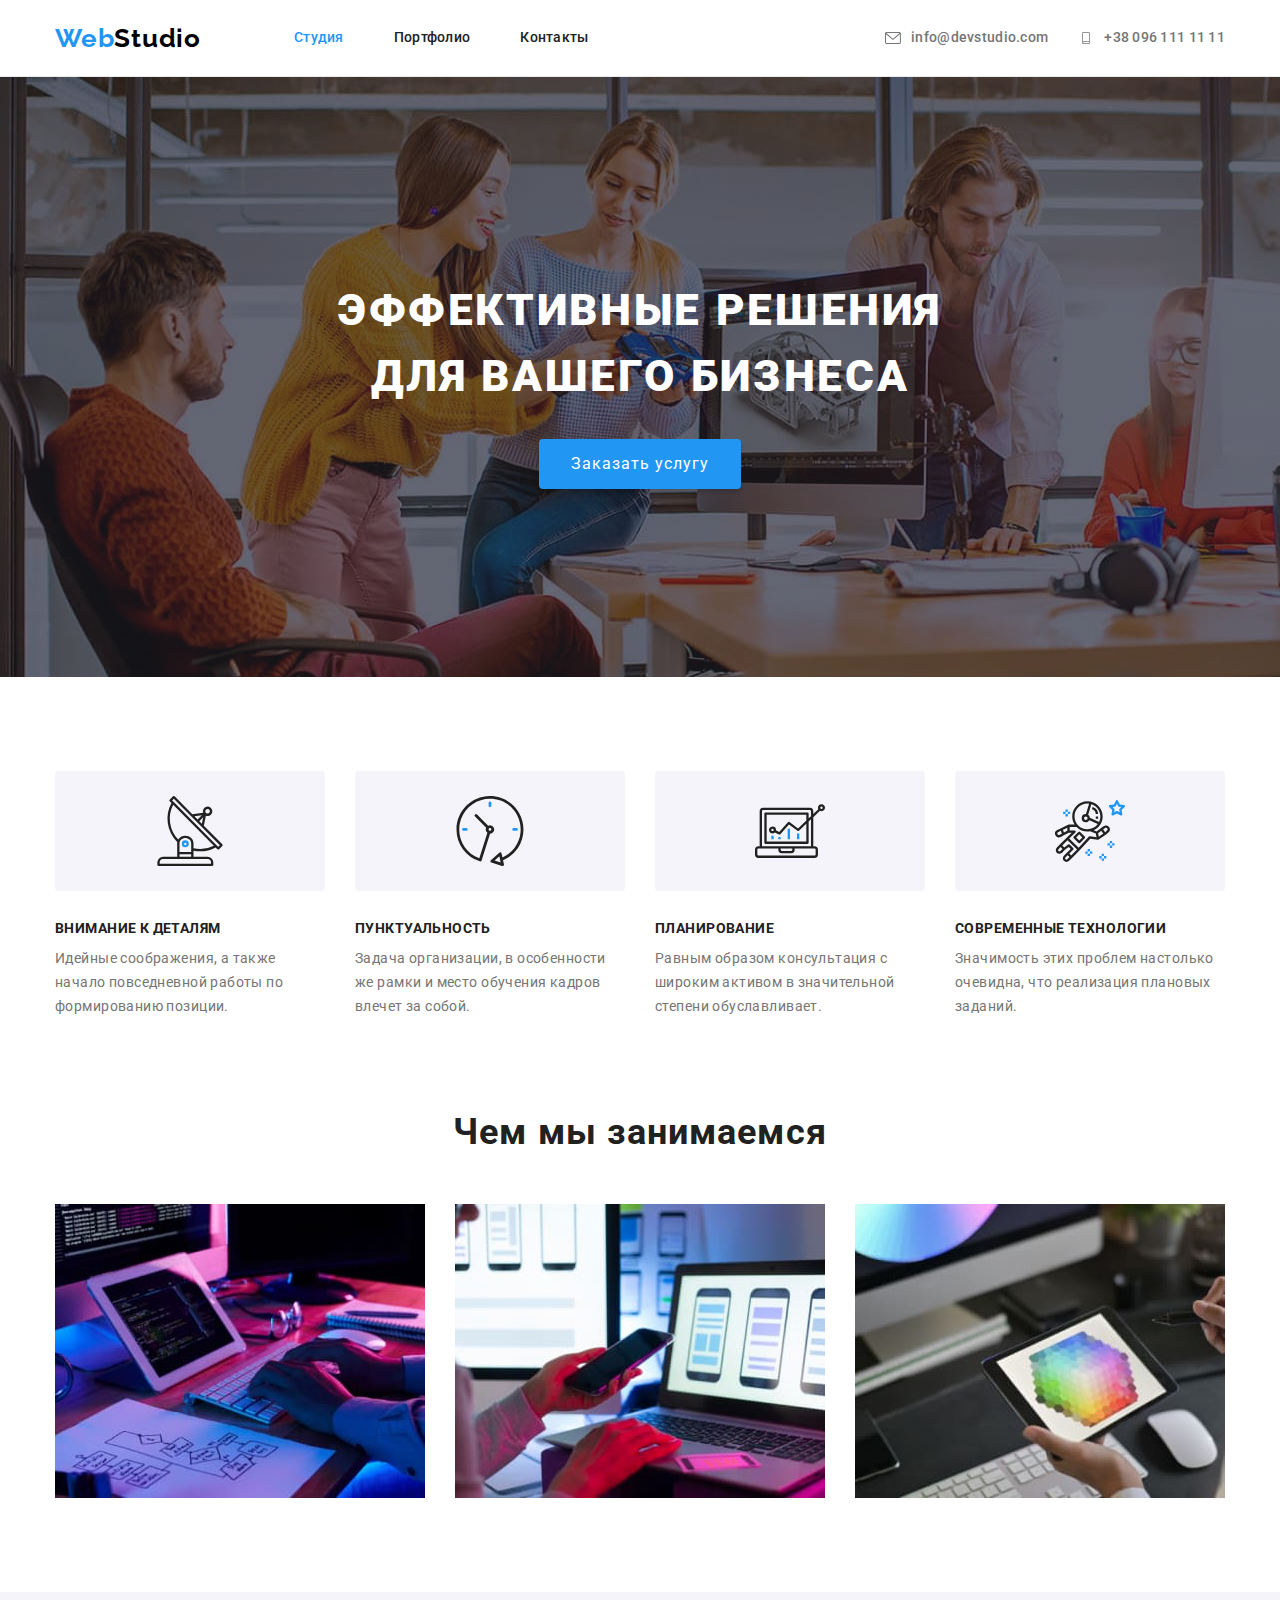
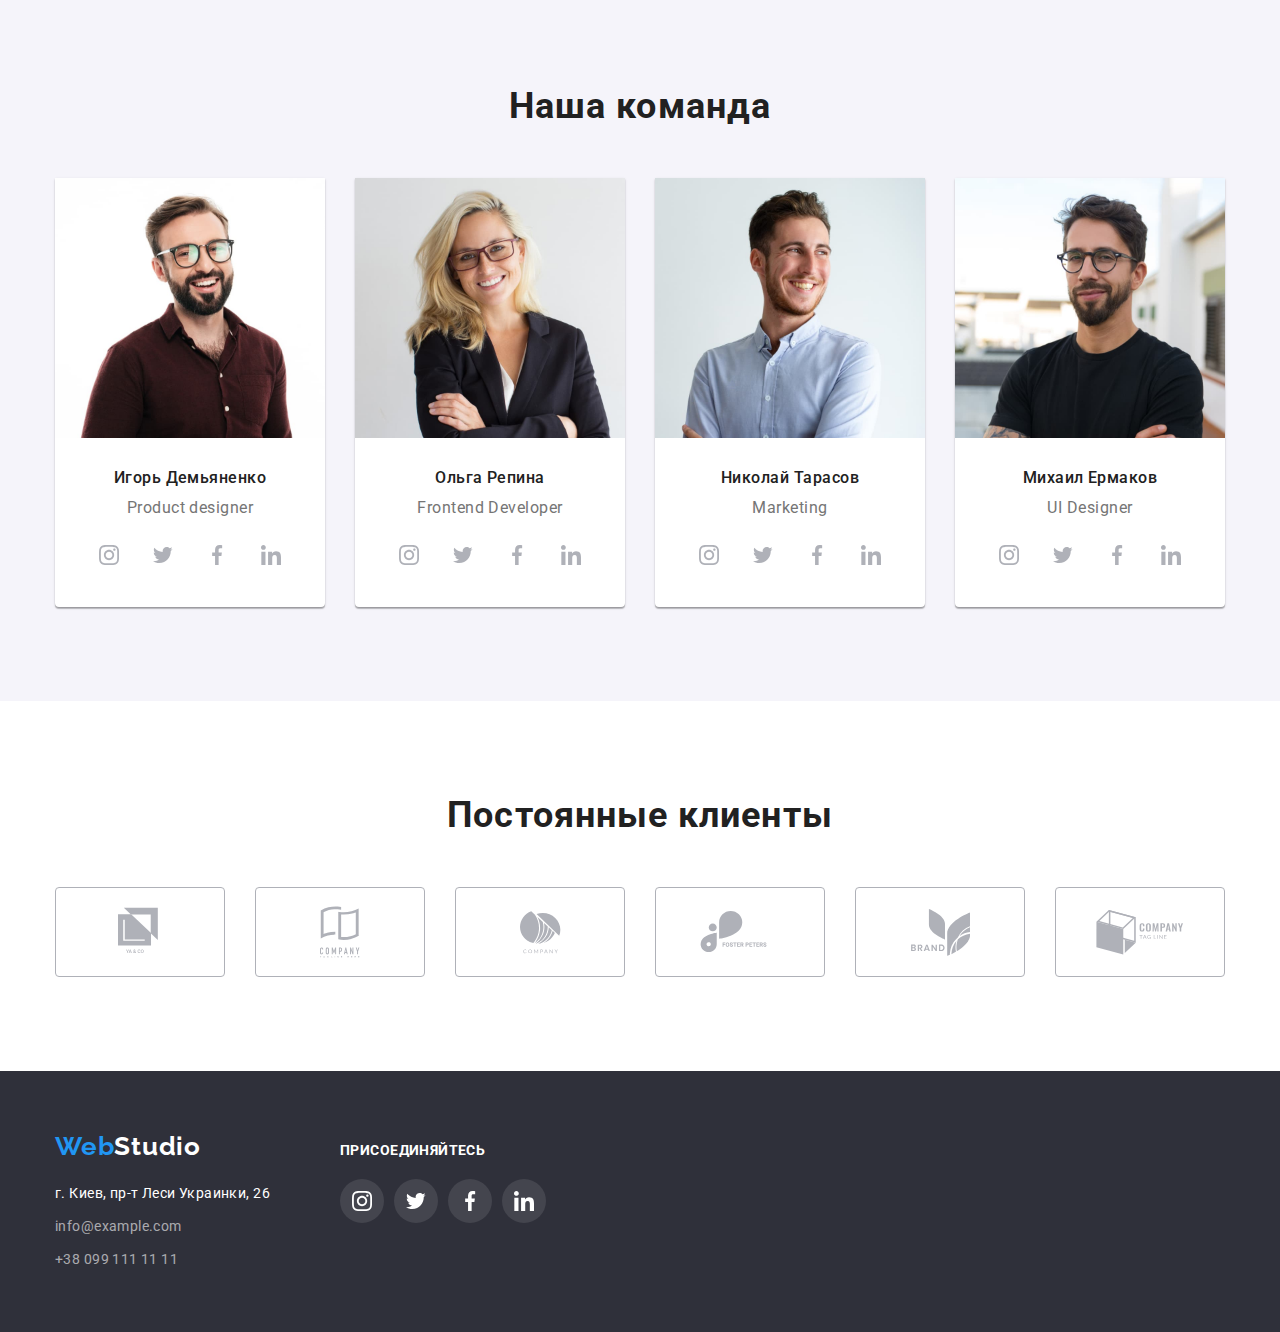
<file: index.html>
<!DOCTYPE html>
<html lang="ru">
	<head>
		<meta charset="UTF-8" />
		<meta name="viewport" content="width=device-width, initial-scale=1.0" />
		<title>Document</title>

		<link
			href="https://fonts.googleapis.com/css2?family=Raleway&family=Roboto:wght@400;500;700;900&display=fallback"
			rel="stylesheet"
		/>
		<link
			rel="stylesheet"
			href="https://cdnjs.cloudflare.com/ajax/libs/modern-normalize/0.7.0/modern-normalize.min.css"
		/>
		<link rel="stylesheet" href="./css/styles.css" />
	</head>
	<body class="page">
		<!-- Навигация -->

		<header class="page-header">
			<div class="container main-nav">
				<nav class="nav">
					<a href="./index.html" class="link logo">
						<span class="logo-web">Web</span><span class="logo-studio">Studio</span></a
					>
					<ul class="site-nav">
						<li class="item"><a href="./index.html" class="link current">Студия</a></li>
						<li class="item"><a href="./portfolio.html" class="link">Портфолио</a></li>
						<li class="item"><a href="" class="link">Контакты</a></li>
					</ul>
				</nav>

				<ul class="contacts">
					<li class="item">
						<a href="mailto:info@devstudio.com" class="contacts-header link">
							<svg class="icon-envelope">
								<use href="./images/symbol-defs.svg#icon-envelope"></use>
							</svg>
							info@devstudio.com</a
						>
					</li>
					<li class="item">
						<a href="tel:+380961111111" class="contacts-header link">
							<svg class="icon-envelope">
								<use href="./images/symbol-defs.svg#icon-smartphone"></use>
							</svg>
							+38 096 111 11 11</a
						>
					</li>
				</ul>
			</div>
		</header>

		<main>
			<!-- Шапка -->

			<section class="hero">
				<div class="container">
					<h1 class="hero-title">Эффективные решения для вашего бизнеса</h1>
					<button type="button" class="hero-button">Заказать услугу</button>
				</div>
			</section>

			<!-- Особенности -->

			<section class="section">
				<div class="container">
					<h2 class="visually-hidden">Особенности</h2>
					<ul class="features">
						<li class="item icon-mark">
							<h3 class="title">Внимание к деталям</h3>
							<p class="text">Идейные соображения, а также начало повседневной работы по формированию позиции.</p>
						</li>
						<li class="item icon-punctuality">
							<h3 class="title">Пунктуальность</h3>
							<p class="text">Задача организации, в особенности же рамки и место обучения кадров влечет за собой.</p>
						</li>
						<li class="item icon-scheduling">
							<h3 class="title">Планирование</h3>
							<p class="text">Равным образом консультация с широким активом в значительной степени обуславливает.</p>
						</li>
						<li class="item icon-technology">
							<h3 class="title">Современные технологии</h3>
							<p class="text">Значимость этих проблем настолько очевидна, что реализация плановых заданий.</p>
						</li>
					</ul>
				</div>
			</section>

			<!-- Чем мы занимаемся -->

			<section class="section work">
				<div class="container">
					<h2 class="section-title">Чем мы занимаемся</h2>
					<ul class="work">
						<li class="item">
							<img src="./images/box1.jpg" alt="Человек работает за компьютером" width="370" />
							<!-- <a href="" class="link">Десктопные приложения</a> -->
						</li>
						<li class="item">
							<img src="./images/box2.jpg" alt="Человек разрабатывает мобильное приложение" width="370" />
							<!-- <a href="" class="link">Мобильные приложения</a> -->
						</li>
						<li class="item">
							<img src="./images/box3.jpg" alt="Человек разрабатывает дизайн" width="370" />
							<!-- <a href="" class="link">Дизайнерские решения</a> -->
						</li>
					</ul>
				</div>
			</section>

			<!-- Наша команда -->

			<section class="section staff">
				<div class="container">
					<h2 class="section-title">Наша команда</h2>
					<ul class="staff-list">
						<li class="item">
							<img src="./images/igor.jpg" alt="Мужчина дизайнер" width="270" />
							<div class="staff-content">
								<h3 class="title">Игорь Демьяненко</h3>
								<p class="text">Product designer</p>

								<ul class="social-list">
									<li class="social-item">
										<a href="" aria-label="Instagram" class="social-link">
											<svg class="icon" width="20" height="20">
												<use href="./images/symbol-defs.svg#icon-instagram"></use>
											</svg>
										</a>
									</li>

									<li class="social-item">
										<a href="" aria-label="Twitter" class="social-link">
											<svg class="icon" width="20" height="20">
												<use href="./images/symbol-defs.svg#icon-twitter"></use>
											</svg>
										</a>
									</li>

									<li class="social-item">
										<a href="" aria-label="Facebook" class="social-link">
											<svg class="icon" width="20" height="20">
												<use href="./images/symbol-defs.svg#icon-facebook"></use>
											</svg>
										</a>
									</li>

									<li class="social-item">
										<a href="" aria-label="LinkedIn" class="social-link">
											<svg class="icon" width="20" height="20">
												<use href="./images/symbol-defs.svg#icon-linkedin"></use>
											</svg>
										</a>
									</li>
								</ul>
							</div>
						</li>
						<li class="item">
							<img src="./images/olga.jpg" alt="Женщина разработчица" width="270" />
							<div class="staff-content">
								<h3 class="title">Ольга Репина</h3>
								<p class="text">Frontend Developer</p>
								<ul class="social-list">
									<li class="social-item">
										<a href="" aria-label="Instagram" class="social-link">
											<svg class="icon" width="20" height="20">
												<use href="./images/symbol-defs.svg#icon-instagram"></use>
											</svg>
										</a>
									</li>

									<li class="social-item">
										<a href="" aria-label="Twitter" class="social-link">
											<svg class="icon" width="20" height="20">
												<use href="./images/symbol-defs.svg#icon-twitter"></use>
											</svg>
										</a>
									</li>

									<li class="social-item">
										<a href="" aria-label="Facebook" class="social-link">
											<svg class="icon" width="20" height="20">
												<use href="./images/symbol-defs.svg#icon-facebook"></use>
											</svg>
										</a>
									</li>

									<li class="social-item">
										<a href="" aria-label="LinkedIn" class="social-link">
											<svg class="icon" width="20" height="20">
												<use href="./images/symbol-defs.svg#icon-linkedin"></use>
											</svg>
										</a>
									</li>
								</ul>
							</div>
						</li>
						<li class="item">
							<img src="./images/nikolay.jpg" alt="Мужчина маркетолог" width="270" />
							<div class="staff-content">
								<h3 class="title">Николай Тарасов</h3>
								<p class="text">Marketing</p>
								<ul class="social-list">
									<li class="social-item">
										<a href="" aria-label="Instagram" class="social-link">
											<svg class="icon" width="20" height="20">
												<use href="./images/symbol-defs.svg#icon-instagram"></use>
											</svg>
										</a>
									</li>

									<li class="social-item">
										<a href="" aria-label="Twitter" class="social-link">
											<svg class="icon" width="20" height="20">
												<use href="./images/symbol-defs.svg#icon-twitter"></use>
											</svg>
										</a>
									</li>

									<li class="social-item">
										<a href="" aria-label="Facebook" class="social-link">
											<svg class="icon" width="20" height="20">
												<use href="./images/symbol-defs.svg#icon-facebook"></use>
											</svg>
										</a>
									</li>

									<li class="social-item">
										<a href="" aria-label="LinkedIn" class="social-link">
											<svg class="icon" width="20" height="20">
												<use href="./images/symbol-defs.svg#icon-linkedin"></use>
											</svg>
										</a>
									</li>
								</ul>
							</div>
						</li>
						<li class="item">
							<img src="./images/mikhail.jpg" alt="Мужчина дизайнер" width="270" />
							<div class="staff-content">
								<h3 class="title">Михаил Ермаков</h3>
								<p class="text">UI Designer</p>
								<ul class="social-list">
									<li class="social-item">
										<a href="" aria-label="Instagram" class="social-link">
											<svg class="icon" width="20" height="20">
												<use href="./images/symbol-defs.svg#icon-instagram"></use>
											</svg>
										</a>
									</li>

									<li class="social-item">
										<a href="" aria-label="Twitter" class="social-link">
											<svg class="icon" width="20" height="20">
												<use href="./images/symbol-defs.svg#icon-twitter"></use>
											</svg>
										</a>
									</li>

									<li class="social-item">
										<a href="" aria-label="Facebook" class="social-link">
											<svg class="icon" width="20" height="20">
												<use href="./images/symbol-defs.svg#icon-facebook"></use>
											</svg>
										</a>
									</li>

									<li class="social-item">
										<a href="" aria-label="LinkedIn" class="social-link">
											<svg class="icon" width="20" height="20">
												<use href="./images/symbol-defs.svg#icon-linkedin"></use>
											</svg>
										</a>
									</li>
								</ul>
							</div>
						</li>
					</ul>
				</div>
			</section>

			<!-- Клиенты -->

			<section class="section clients">
				<div class="container">
					<h2 class="section-title">Постоянные клиенты</h2>
					<ul class="clients-list">
						<li class="clients-item">
							<a href="" class="clients-link">
								<svg class="icon" width="44" height="50">
									<use href="./images/symbol-defs.svg#icon-logo1"></use>
								</svg>
							</a>
						</li>
						<li class="clients-item">
							<a href="" class="clients-link">
								<svg class="icon" width="40" height="52">
									<use href="./images/symbol-defs.svg#icon-logo2"></use>
								</svg>
							</a>
						</li>
						<li class="clients-item">
							<a href="" class="clients-link">
								<svg class="icon" width="41" height="53">
									<use href="./images/symbol-defs.svg#icon-logo3"></use>
								</svg>
							</a>
						</li>
						<li class="clients-item">
							<a href="" class="clients-link">
								<svg class="icon" width="80" height="42">
									<use href="./images/symbol-defs.svg#icon-logo4"></use>
								</svg>
							</a>
						</li>
						<li class="clients-item">
							<a href="" class="clients-link">
								<svg class="icon" width="59" height="47">
									<use href="./images/symbol-defs.svg#icon-logo5"></use>
								</svg>
							</a>
						</li>
						<li class="clients-item">
							<a href="" class="clients-link">
								<svg class="icon" width="88" height="45">
									<use href="./images/symbol-defs.svg#icon-logo6"></use>
								</svg>
							</a>
						</li>
					</ul>
				</div>
			</section>
		</main>

		<footer class="page-footer">
			<div class="container footer-container">
				<div class="contacts-container">
					<a href="./index.html" class="link logo">
						<span class="logo-web">Web</span><span class="logo-footer">Studio</span></a
					>
					<address class="address">
						<span class="address-footer">г. Киев, пр-т Леси Украинки, 26</span>
						<a href="mailto:info@example.com" class="contacts-footer link">info@example.com</a>
						<a href="tel:+380991111111" class="contacts-footer link">+38 099 111 11 11</a>
					</address>
				</div>
				<div class="join-container">
					<p class="text-footer">Присоединяйтесь</p>
					<ul class="social-list footer">
						<li class="social-item">
							<a href="" class="social-link">
								<svg class="icon" width="20" height="20">
									<use href="./images/symbol-defs.svg#icon-instagram"></use>
								</svg>
							</a>
						</li>
						<li class="social-item">
							<a href="" class="social-link">
								<svg class="icon" width="20" height="20">
									<use href="./images/symbol-defs.svg#icon-twitter"></use>
								</svg>
							</a>
						</li>
						<li class="social-item">
							<a href="" class="social-link">
								<svg class="icon" width="20" height="20">
									<use href="./images/symbol-defs.svg#icon-facebook"></use>
								</svg>
							</a>
						</li>
						<li class="social-item">
							<a href="" class="social-link">
								<svg class="icon" width="20" height="20">
									<use href="./images/symbol-defs.svg#icon-linkedin"></use>
								</svg>
							</a>
						</li>
					</ul>
				</div>
			</div>
		</footer>
	</body>
</html>
</file>
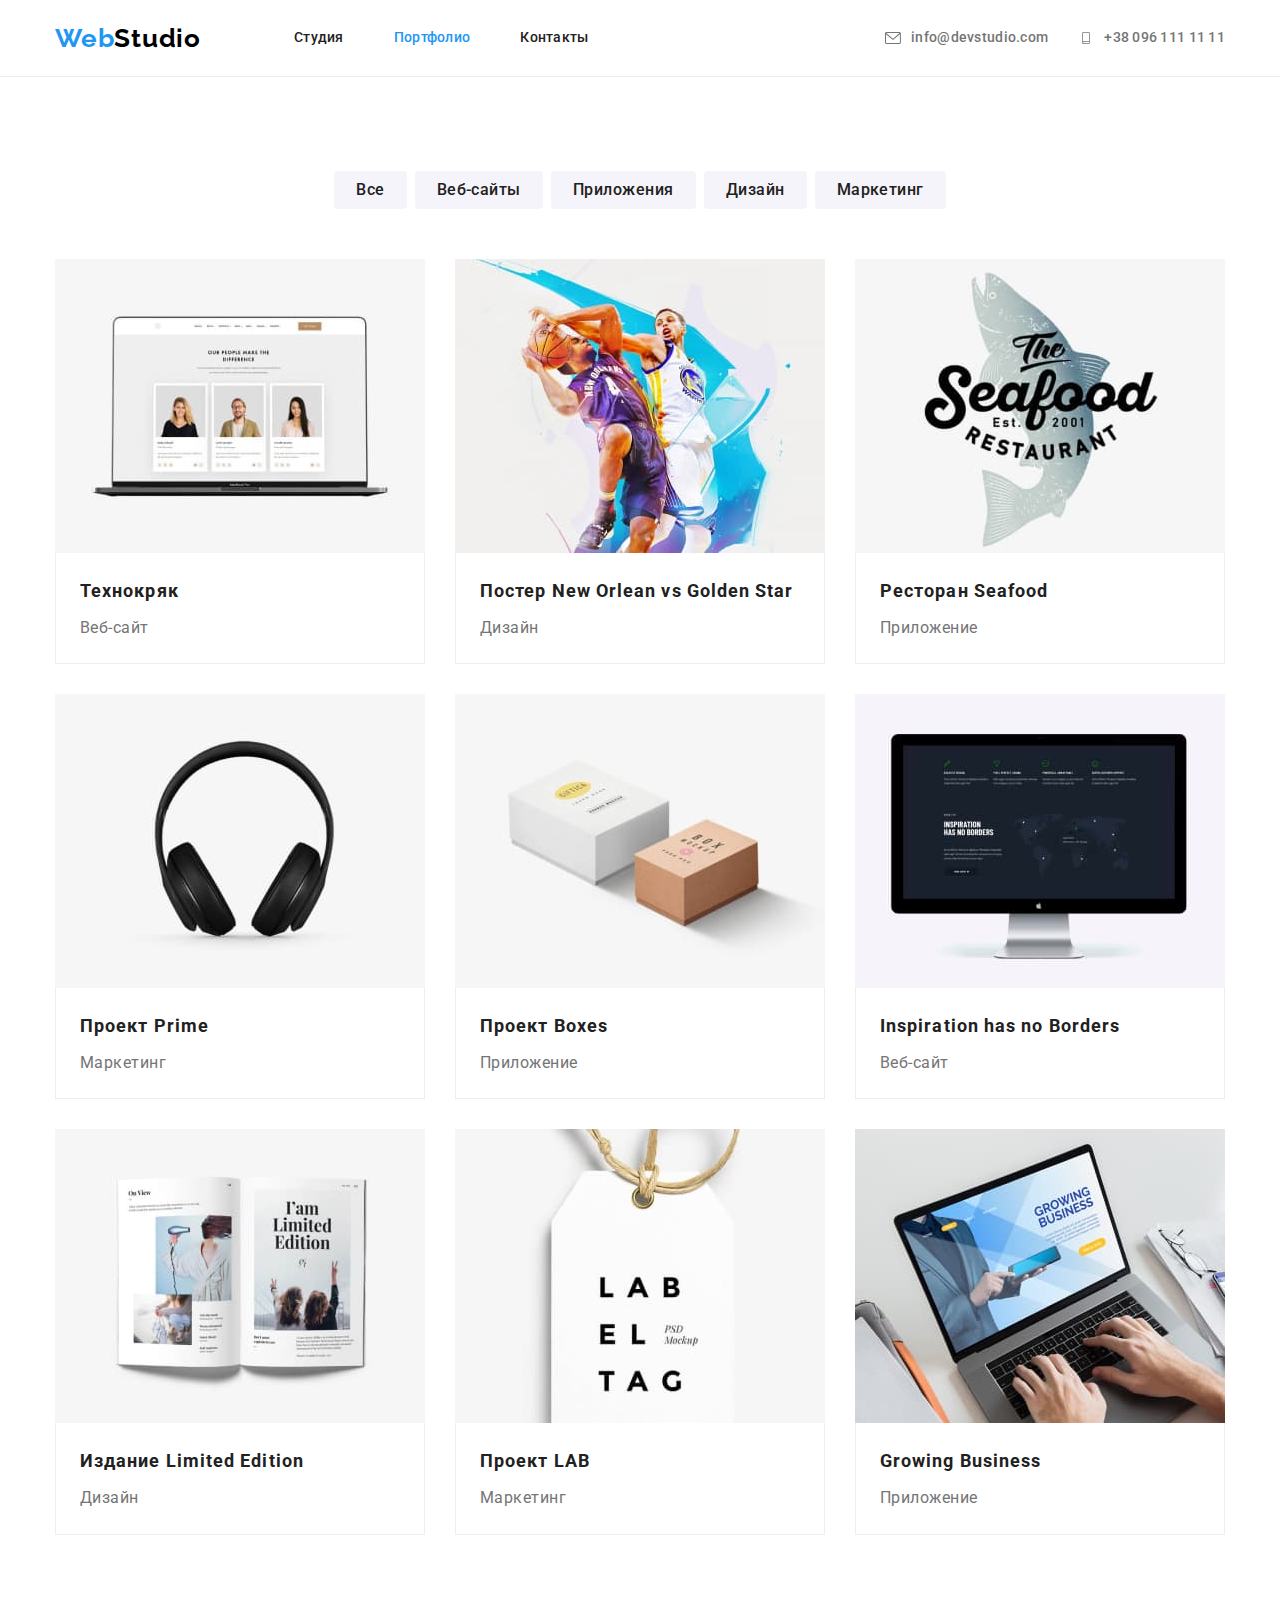
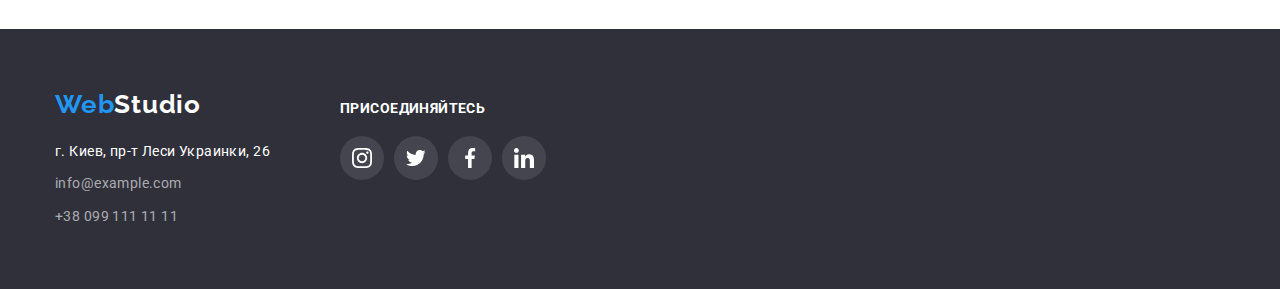
<file: portfolio.html>
<!DOCTYPE html>
<html lang="ru">
	<head>
		<meta charset="UTF-8" />
		<meta name="viewport" content="width=device-width, initial-scale=1.0" />
		<title>Document</title>

		<link
			href="https://fonts.googleapis.com/css2?family=Raleway&family=Roboto:wght@400;500;700;900&display=swap"
			rel="stylesheet"
		/>
		<link
			rel="stylesheet"
			href="https://cdnjs.cloudflare.com/ajax/libs/modern-normalize/0.7.0/modern-normalize.min.css"
		/>
		<link rel="stylesheet" href="./css/styles.css" />
	</head>
	<body>
		<!-- Навигация -->

		<header class="page-header">
			<div class="container main-nav">
				<nav class="nav">
					<a href="./index.html" class="link logo">
						<span class="logo-web">Web</span><span class="logo-studio">Studio</span></a
					>
					<ul class="site-nav">
						<li class="item"><a href="./index.html" class="link">Студия</a></li>
						<li class="item"><a href="./portfolio.html" class="link current">Портфолио</a></li>
						<li class="item"><a href="" class="link">Контакты</a></li>
					</ul>
				</nav>

				<ul class="contacts">
					<li class="item">
						<a href="mailto:info@devstudio.com" class="contacts-header link">
							<svg class="icon-envelope">
								<use href="./images/symbol-defs.svg#icon-envelope"></use>
							</svg>
							info@devstudio.com</a
						>
					</li>
					<li class="item">
						<a href="tel:+380961111111" class="contacts-header link">
							<svg class="icon-envelope">
								<use href="./images/symbol-defs.svg#icon-smartphone"></use>
							</svg>
							+38 096 111 11 11</a
						>
					</li>
				</ul>
			</div>
		</header>
		<main>
			<section class="section">
				<div class="container portfolio">
					<h1 class="visually-hidden">Портфолио</h1>
					<ul class="button-list">
						<li class="button-item"><button type="button" class="portfolio-button">Все</button></li>
						<li class="button-item"><button type="button" class="portfolio-button">Веб-сайты</button></li>
						<li class="button-item"><button type="button" class="portfolio-button">Приложения</button></li>
						<li class="button-item"><button type="button" class="portfolio-button">Дизайн</button></li>
						<li class="button-item"><button type="button" class="portfolio-button">Маркетинг</button></li>
					</ul>
				</div>
				<div class="container">
					<ul class="gallery">
						<li class="item">
							<a href="" class="link">
								<img src="./images/tehnokryak.jpg" alt="" width="370" />
								<div class="gallery-content">
									<h2 class="title">Технокряк</h2>
									<p class="text">Веб-сайт</p>
								</div>
							</a>
						</li>
						<li class="item">
							<a href="" class="link"
								><img src="./images/new-orlean.jpg" alt="" width="370" />
								<div class="gallery-content">
									<h2 class="title">Постер New Orlean vs Golden Star</h2>
									<p class="text">Дизайн</p>
								</div>
							</a>
						</li>
						<li class="item">
							<a href="" class="link"
								><img src="./images/seafood.jpg" alt="" width="370" />
								<div class="gallery-content">
									<h2 class="title">Ресторан Seafood</h2>
									<p class="text">Приложение</p>
								</div>
							</a>
						</li>
						<li class="item">
							<a href="" class="link"
								><img src="./images/prime.jpg" alt="" width="370" />
								<div class="gallery-content">
									<h2 class="title">Проект Prime</h2>
									<p class="text">Маркетинг</p>
								</div>
							</a>
						</li>
						<li class="item">
							<a href="" class="link"
								><img src="./images/boxes.jpg" alt="" width="370" />
								<div class="gallery-content">
									<h2 class="title">Проект Boxes</h2>
									<p class="text">Приложение</p>
								</div>
							</a>
						</li>
						<li class="item">
							<a href="" class="link"
								><img src="./images/inspiration.jpg" alt="" width="370" />
								<div class="gallery-content">
									<h2 class="title">Inspiration has no Borders</h2>
									<p class="text">Веб-сайт</p>
								</div>
							</a>
						</li>
						<li class="item">
							<a href="" class="link"
								><img src="./images/limited.jpg" alt="" width="370" />
								<div class="gallery-content">
									<h2 class="title">Издание Limited Edition</h2>
									<p class="text">Дизайн</p>
								</div>
							</a>
						</li>
						<li class="item">
							<a href="" class="link"
								><img src="./images/lab.jpg" alt="" width="370" />
								<div class="gallery-content">
									<h2 class="title">Проект LAB</h2>
									<p class="text">Маркетинг</p>
								</div>
							</a>
						</li>
						<li class="item">
							<a href="" class="link"
								><img src="./images/business.jpg" alt="" width="370" />
								<div class="gallery-content">
									<h2 class="title">Growing Business</h2>
									<p class="text">Приложение</p>
								</div>
							</a>
						</li>
					</ul>
				</div>
			</section>
		</main>
		<footer class="page-footer">
			<div class="container footer-container">
				<div class="contacts-container">
					<a href="./index.html" class="link logo">
						<span class="logo-web">Web</span><span class="logo-footer">Studio</span></a
					>
					<address class="address">
						<span class="address-footer">г. Киев, пр-т Леси Украинки, 26</span>
						<a href="mailto:info@example.com" class="contacts-footer link">info@example.com</a>
						<a href="tel:+380991111111" class="contacts-footer link">+38 099 111 11 11</a>
					</address>
				</div>
				<div class="join-container">
					<p class="text-footer">Присоединяйтесь</p>
					<ul class="social-list">
						<li class="social-item">
							<a href="" class="social-link">
								<svg class="icon" width="20" height="20">
									<use href="./images/symbol-defs.svg#icon-instagram"></use>
								</svg>
							</a>
						</li>
						<li class="social-item">
							<a href="" class="social-link">
								<svg class="icon" width="20" height="20">
									<use href="./images/symbol-defs.svg#icon-twitter"></use>
								</svg>
							</a>
						</li>
						<li class="social-item">
							<a href="" class="social-link">
								<svg class="icon" width="20" height="20">
									<use href="./images/symbol-defs.svg#icon-facebook"></use>
								</svg>
							</a>
						</li>
						<li class="social-item">
							<a href="" class="social-link">
								<svg class="icon" width="20" height="20">
									<use href="./images/symbol-defs.svg#icon-linkedin"></use>
								</svg>
							</a>
						</li>
					</ul>
				</div>
			</div>
		</footer>
	</body>
</html>
</file>
<file: css/styles.css>
:root {
	--primary-text-color: #757575;
	--title-text-color: #212121;
	--accent-color: #2196f3;
	--text-white: #ffffff;
	--bg-secondary: #f5f4fa;
}

body {
	font-family: "Roboto", sans-serif;
	background-color: var(--text-white);
	color: var(--primary-text-color);
}

/* Common */

img {
	display: block;
	min-width: 100%;
	height: auto;
}

.visually-hidden {
	position: absolute;
	width: 1px;
	height: 1px;
	margin: -1px;
	border: 0;
	padding: 0;
	clip: rect(0 0 0 0);
	clip-path: inset(50%);
	overflow: hidden;
	white-space: nowrap;
}

ul {
	list-style: none;
	margin: 0;
	padding: 0;
}

.link {
	text-decoration: none;
}

.container {
	width: 1200px;
	padding-left: 15px;
	padding-right: 15px;
	margin-left: auto;
	margin-right: auto;
}

.section {
	padding-top: 94px;
	padding-bottom: 94px;
}

/* .section .item + .item {
	margin-left: 30px;
} */

.section-title {
	margin-top: 0;
	margin-bottom: 50px;

	color: var(--title-text-color);
	font-weight: 700;
	font-size: 36px;
	line-height: 1.16;
	text-align: center;
	letter-spacing: 0.03em;
}

.title {
	margin: 0;
	margin-bottom: 10px;

	color: var(--title-text-color);
}

.text {
	margin: 0;
	color: var(--primary-text-color);
}

/* Site nav */

.page-header {
	border-bottom: 1px solid #ececec;
}

/* Logo */

.logo {
	font-family: "Raleway", sans-serif;
	font-weight: 700;
	font-size: 26px;
	line-height: 1.19;
	letter-spacing: 0.03em;
}

.logo-web {
	color: var(--accent-color);
}

.logo-studio {
	color: #000000;
}

/* main nav */

.main-nav {
	display: flex;
	align-items: center;
}

.nav {
	display: flex;
	align-items: center;
}

.site-nav {
	display: flex;
	margin-left: 93px;
}

.site-nav .item + .item {
	margin-left: 50px;
}

/* .site-nav .item:not(:last-child) {
	margin-right: 50px;
} */

/* .site-nav .item {
	margin-right: 50px;
}

.site-nav .item:last-child {
	margin: 0;
} */

.site-nav .link {
	display: block;
	padding-top: 30px;
	padding-bottom: 30px;

	color: var(--title-text-color);
	font-weight: 500;
	font-size: 14px;
	line-height: 1.14;
	letter-spacing: 0.02em;
}

.site-nav .link:hover,
.site-nav .link:focus {
	color: var(--accent-color);
}

.site-nav .link.current {
	color: var(--accent-color);
}

/* contacts */

.contacts {
	display: flex;
	margin-left: auto;
}

.contacts .item + .item {
	margin-left: 30px;
}

.contacts-header {
	display: flex;

	font-weight: 500;
	font-size: 14px;
	line-height: 1.14;
	letter-spacing: 0.02em;
	color: var(--primary-text-color);
}

.contacts-header:hover,
.contacts-header:focus {
	color: var(--accent-color);
}

.icon-envelope {
	width: 16px;
	height: 12px;
	margin-right: 10px;
	align-self: center;
	fill: currentColor;
}

.icon-smartphone {
	width: 16px;
	height: 12px;
	margin-right: 10px;
	align-self: center;
	fill: currentColor;
}

/* HERO */

.hero {
	max-width: 1600px;
	height: 600px;
	margin-left: auto;
	margin-right: auto;

	background-color: #2f303a;
	text-align: center;
	background-image: linear-gradient(to right, rgba(47, 48, 58, 0.4), rgba(47, 48, 58, 0.4)), url("../images/hero.jpg");
	background-repeat: no-repeat;
	background-size: cover;
}

.hero > .container {
	max-width: 700px;
}

.hero-title {
	color: var(--text-white);
	margin-top: 0;
	margin-bottom: 30px;
	padding-top: 200px;
	font-weight: 900;
	font-size: 44px;
	line-height: 1.5;
	letter-spacing: 0.06em;
	text-transform: uppercase;
}

.hero-button {
	border: none;
	box-shadow: 0px 4px 4px rgba(0, 0, 0, 0.15);
	border-radius: 4px;
	padding: 10px 32px;
	min-width: 200px;

	background-color: var(--accent-color);
	color: var(--text-white);
	font-size: 16px;
	line-height: 1.9;
	text-align: center;
	letter-spacing: 0.06em;
	cursor: pointer;
	outline: none;
}

.hero-button:hover {
	background: #188ce8;
	box-shadow: 0px 4px 4px rgba(0, 0, 0, 0.15);
	border-radius: 4px;
}

/* Features */

.features {
	display: flex;
	flex-wrap: wrap;
}

.features .title {
	color: var(--title-text-color);
	font-weight: 700;
	font-size: 14px;
	line-height: 1.14;
	letter-spacing: 0.03em;
	text-transform: uppercase;
}
.features .text {
	font-weight: 400;
	font-size: 14px;
	line-height: 1.7;
	letter-spacing: 0.03em;
}

.features .item {
	flex-basis: calc((100% - 3 * 30px) / 4);
}

.features .item:not(:last-child) {
	margin-right: 30px;
}

.features > .item::before {
	content: "";
	display: block;
	height: 120px;
	margin-bottom: 30px;
	border-radius: 4px;
	background-repeat: no-repeat;
	background-size: 70px 70px;
	background-position: center;
	background-color: var(--bg-secondary);
}

.icon-mark::before {
	background-image: url(../images/antenna.svg);
}

.icon-punctuality::before {
	background-image: url(../images/clock.svg);
}

.icon-scheduling::before {
	background-image: url(../images/diagram.svg);
}

.icon-technology::before {
	background-image: url(../images/astronaut.svg);
}

/* Work */

.section.work {
	padding-top: 0;
}

.work {
	display: flex;
}

.work .item {
	flex-basis: calc((100% - 2 * 30px) / 3);
}

.work .item:not(:last-child) {
	margin-right: 30px;
}

/* STAFF */

.section.staff {
	flex-wrap: wrap;
	background-color: var(--bg-secondary);
}

.staff-list {
	display: flex;
}

.staff-list .item {
	flex-basis: calc((100% - 3 * 30px) / 4);
	box-shadow: 0px 1px 3px rgba(0, 0, 0, 0.12), 0px 1px 1px rgba(0, 0, 0, 0.14), 0px 2px 1px rgba(0, 0, 0, 0.2);
	border-radius: 0px 0px 4px 4px;
	background-color: var(--text-white);
}

.staff-list .item:not(:last-child) {
	margin-right: 30px;
}

.staff-content {
	padding-top: 30px;
	padding-bottom: 30px;
}

.staff-list .title {
	color: var(--title-text-color);
	font-weight: 500;
	font-size: 16px;
	line-height: 1.3;
	text-align: center;
	letter-spacing: 0.03em;
}

.staff-list .text {
	margin-bottom: 16px;
	font-weight: 400;
	font-size: 16px;
	line-height: 1.18;
	text-align: center;
	letter-spacing: 0.03em;
}

.staff-list .social-list {
	display: flex;
	justify-content: center;
}

.staff-list .social-link {
	display: inline-flex;
	justify-content: center;
	align-items: center;
	background-color: var(--text-white);
	border-radius: 50%;
	width: 44px;
	height: 44px;
}

.staff-list .social-link:hover {
	background-color: var(--accent-color);
}

.staff-list .icon {
	fill: #afb1b8;
}

.social-link:hover .icon {
	fill: var(--text-white);
}

.social-list .social-item:not(:last-child) {
	margin-right: 10px;
}

/* Clients */

.clients-list {
	display: inline-flex;
	flex-wrap: wrap;
}

.clients-item:not(:last-child) {
	margin-right: 30px;
}

.clients-link:hover {
	border: 1px solid var(--accent-color);
	fill: var(--accent-color);
}
.clients-link {
	display: flex;
	justify-content: center;
	align-items: center;
	width: 170px;
	height: 90px;
	border: 1px solid #afb1b8;
	border-radius: 4px;
	fill: #afb1b8;
}

/* Footer */

.page-footer .footer-container {
	display: flex;
	align-items: baseline;
}

.page-footer {
	padding-top: 60px;
	padding-bottom: 60px;
	background-color: #2f303a;
}

.text-footer {
	color: var(--text-white);
	margin: 0;
	margin-bottom: 20px;
	font-weight: bold;
	font-size: 14px;
	line-height: 1.1;
	letter-spacing: 0.03em;
	text-transform: uppercase;
}

.page-footer .logo {
	display: block;
	margin-bottom: 20px;
}

.logo-footer {
	font-weight: 700;
	color: var(--text-white);
}

.address {
	font-style: normal;
	font-weight: 400;
	font-size: 14px;
	line-height: 1.7;
	letter-spacing: 0.03em;
}

.address-footer {
	display: block;
	margin-bottom: 9px;

	color: var(--text-white);
}

.contacts-footer {
	display: block;
	color: rgba(255, 255, 255, 0.6);
}

.contacts-footer:not(:last-child) {
	margin-bottom: 9px;
}

.join-container {
	margin-left: 70px;
}

.page-footer .social-list {
	display: flex;
}

.page-footer .social-link {
	display: inline-flex;
	justify-content: center;
	align-items: center;
	background-color: rgba(255, 255, 255, 0.1);
	border-radius: 50%;
	width: 44px;
	height: 44px;
}

.page-footer .social-link:hover {
	background-color: var(--accent-color);
}

.page-footer .icon {
	fill: var(--text-white);
}

.page-footer .social-item:not(:last-child) {
	margin-right: 10px;
}

/* Portfolio */

.button-list {
	display: flex;
	margin-bottom: 50px;
	justify-content: center;
}

.portfolio-button {
	border: none;
	border-radius: 4px;
	padding: 6px 22px;

	background-color: var(--bg-secondary);
	color: var(--title-text-color);
	font-weight: 500;
	font-size: 16px;
	line-height: 1.6;
	letter-spacing: 0.03em;
	cursor: pointer;
}

.button-item:not(:last-child) {
	margin-right: 8px;
}

.portfolio-button:hover,
.portfolio-button:focus {
	background-color: var(--accent-color);
	color: var(--text-white);
	box-shadow: 0px 4px 4px rgba(0, 0, 0, 0.15);
}

.gallery {
	display: flex;
	flex-wrap: wrap;
}

.gallery .item {
	flex-basis: calc((100% - 2 * 30px) / 3);
	margin-right: 30px;
	margin-bottom: 30px;
}

.gallery .item:hover {
	box-shadow: 0px 1px 1px rgba(0, 0, 0, 0.12), 0px 4px 4px rgba(0, 0, 0, 0.06), 1px 4px 6px rgba(0, 0, 0, 0.16);
}

.gallery .item:nth-child(3n + 1) {
	margin-left: 0;
}

.gallery .item:nth-child(3n) {
	margin-right: 0;
}

.gallery .item:nth-last-child(-n + 3) {
	margin-bottom: 0;
}

.gallery .title {
	margin-bottom: 4px;

	font-weight: bold;
	font-style: normal;
	font-size: 18px;
	line-height: 2;
	letter-spacing: 0.06em;
}

.gallery .text {
	font-weight: 400;
	font-size: 16px;
	line-height: 1.9;
	letter-spacing: 0.03em;
}

.gallery-content {
	padding: 20px 24px;
	border-bottom: 1px solid #eeeeee;
	border-left: 1px solid #eeeeee;
	border-right: 1px solid #eeeeee;
}
</file>
